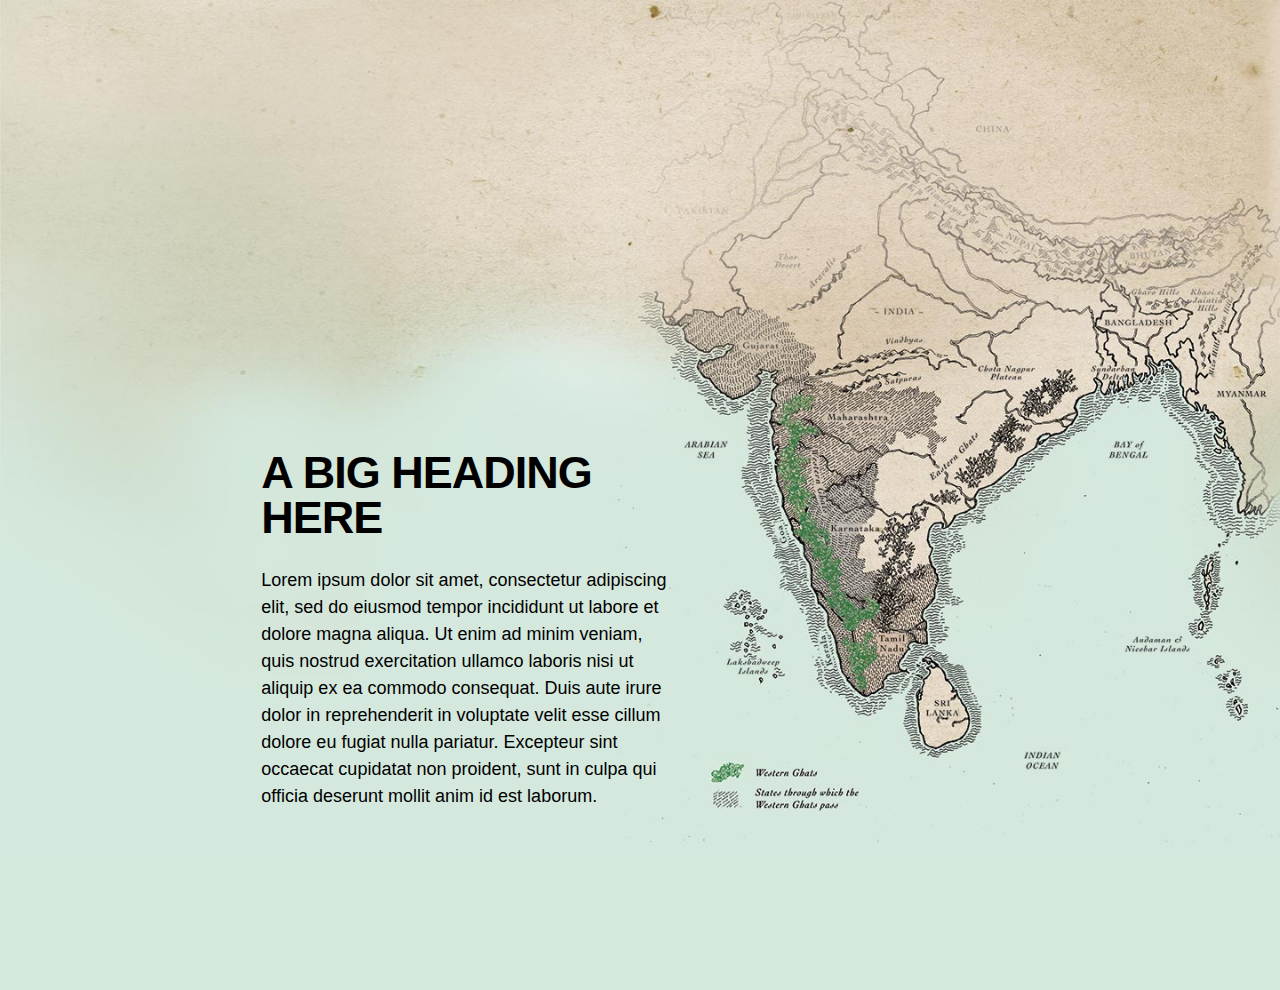
<file: hero-test/01/index.html>
<!DOCTYPE html>
<html lang="en-US" prefix="og: http://ogp.me/ns#">
<head>
<meta charset="UTF-8">
<meta name="viewport" content="width=device-width, initial-scale=1">
<meta http-equiv="X-UA-Compatible" content="IE=edge" />
<meta name="description" content="Freelance designer based in Bangalore and Cochin, exploring different areas of visual communication to develop design solutions that creates meaningful experiences and brings wonderful stories to life." />
<title>Header Test</title>
<meta property="og:type" content="website" />
<meta property="og:title" content="Made by Akhil | Visual Designer" />
<meta property="og:description" content="Portfolio of a Visual Designer based in Bangalore and Cochin" />
<meta property="og:url" content="http://madebyakhil.com/" />
<meta property="og:site_name" content="Made by Akhil | Visual Designer" />
<meta property="og:image" content="http://madebyakhil.com/images/social.jpg" />
<meta property="og:image:width" content="2800" />
<meta property="og:image:height" content="1466" />
<meta property="og:image:alt" content="">
<meta name="twitter:card" content="summary">
<meta name="twitter:site" content="@akhilg">
<meta name="twitter:creator" content="@akhilg">
<link href="/favicon.ico?" type="image/x-icon" rel="icon" />
<link rel='stylesheet' href='style.css?ver=06032021' type='text/css' media='all' />
</head>

<body>
	<div class="wrapper">
		<div class="intro">
			<h1>A big heading here</h1>
			<p>Lorem ipsum dolor sit amet, consectetur adipiscing elit, sed do eiusmod tempor incididunt ut labore et dolore magna aliqua. Ut enim ad minim veniam, quis nostrud exercitation ullamco laboris nisi ut aliquip ex ea commodo consequat. Duis aute irure dolor in reprehenderit in voluptate velit esse cillum dolore eu fugiat nulla pariatur. Excepteur sint occaecat cupidatat non proident, sunt in culpa qui officia deserunt mollit anim id est laborum.</p>
		</div>
	</div>
</body>
</html>
</file>
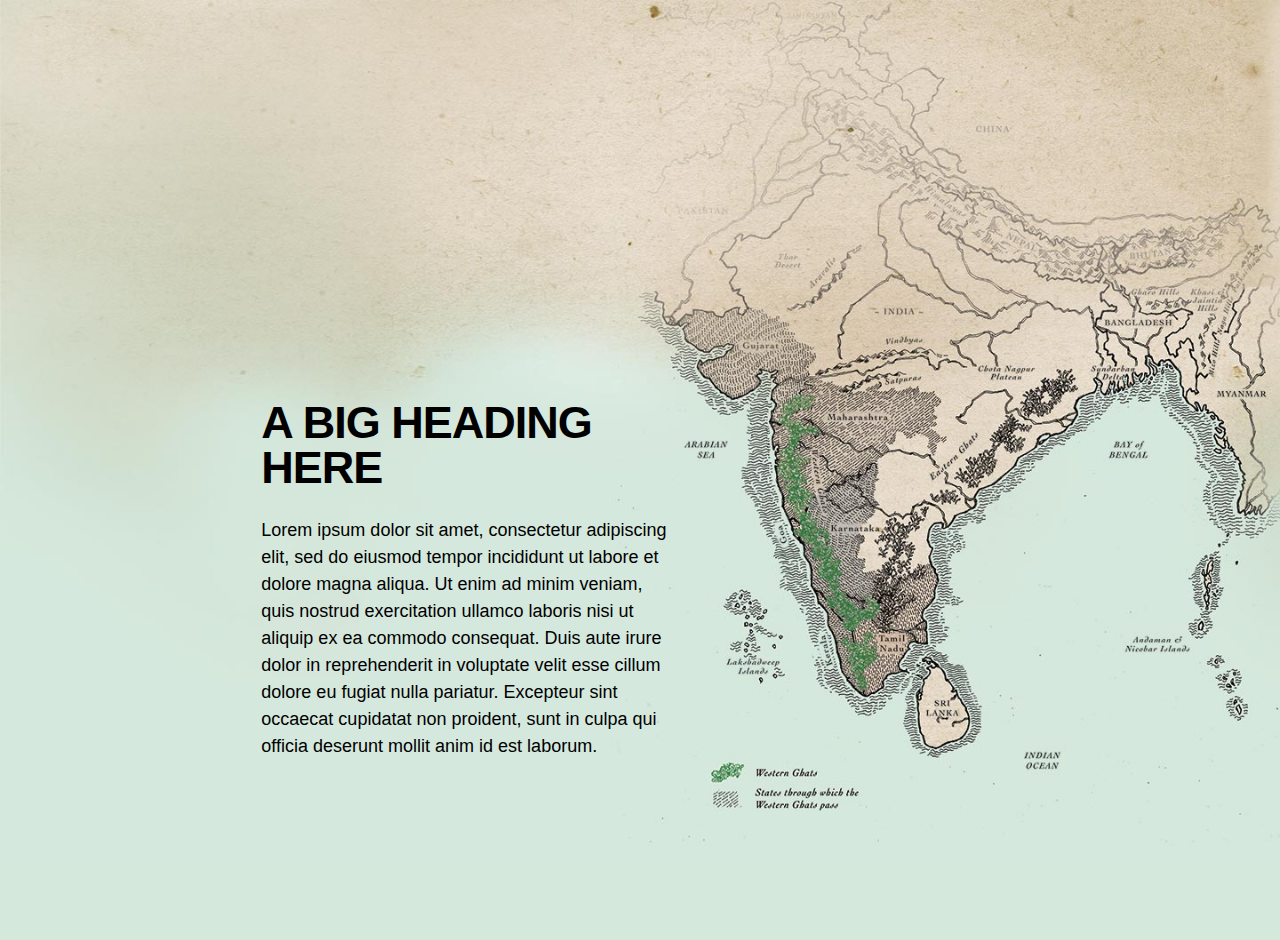
<file: hero-test/02/index.html>
<!DOCTYPE html>
<html lang="en-US" prefix="og: http://ogp.me/ns#">
<head>
<meta charset="UTF-8">
<meta name="viewport" content="width=device-width, initial-scale=1">
<meta http-equiv="X-UA-Compatible" content="IE=edge" />
<meta name="description" content="Freelance designer based in Bangalore and Cochin, exploring different areas of visual communication to develop design solutions that creates meaningful experiences and brings wonderful stories to life." />
<title>Header Test</title>
<meta property="og:type" content="website" />
<meta property="og:title" content="Made by Akhil | Visual Designer" />
<meta property="og:description" content="Portfolio of a Visual Designer based in Bangalore and Cochin" />
<meta property="og:url" content="http://madebyakhil.com/" />
<meta property="og:site_name" content="Made by Akhil | Visual Designer" />
<meta property="og:image" content="http://madebyakhil.com/images/social.jpg" />
<meta property="og:image:width" content="2800" />
<meta property="og:image:height" content="1466" />
<meta property="og:image:alt" content="">
<meta name="twitter:card" content="summary">
<meta name="twitter:site" content="@akhilg">
<meta name="twitter:creator" content="@akhilg">
<link href="/favicon.ico?" type="image/x-icon" rel="icon" />
<link rel='stylesheet' href='style.css?ver=06032021' type='text/css' media='all' />
</head>

<body>
	<div class="wrapper">
		<div class="intro">
			<h1>A big heading here</h1>
			<p>Lorem ipsum dolor sit amet, consectetur adipiscing elit, sed do eiusmod tempor incididunt ut labore et dolore magna aliqua. Ut enim ad minim veniam, quis nostrud exercitation ullamco laboris nisi ut aliquip ex ea commodo consequat. Duis aute irure dolor in reprehenderit in voluptate velit esse cillum dolore eu fugiat nulla pariatur. Excepteur sint occaecat cupidatat non proident, sunt in culpa qui officia deserunt mollit anim id est laborum.</p>
		</div>
	</div>
</body>
</html>
</file>
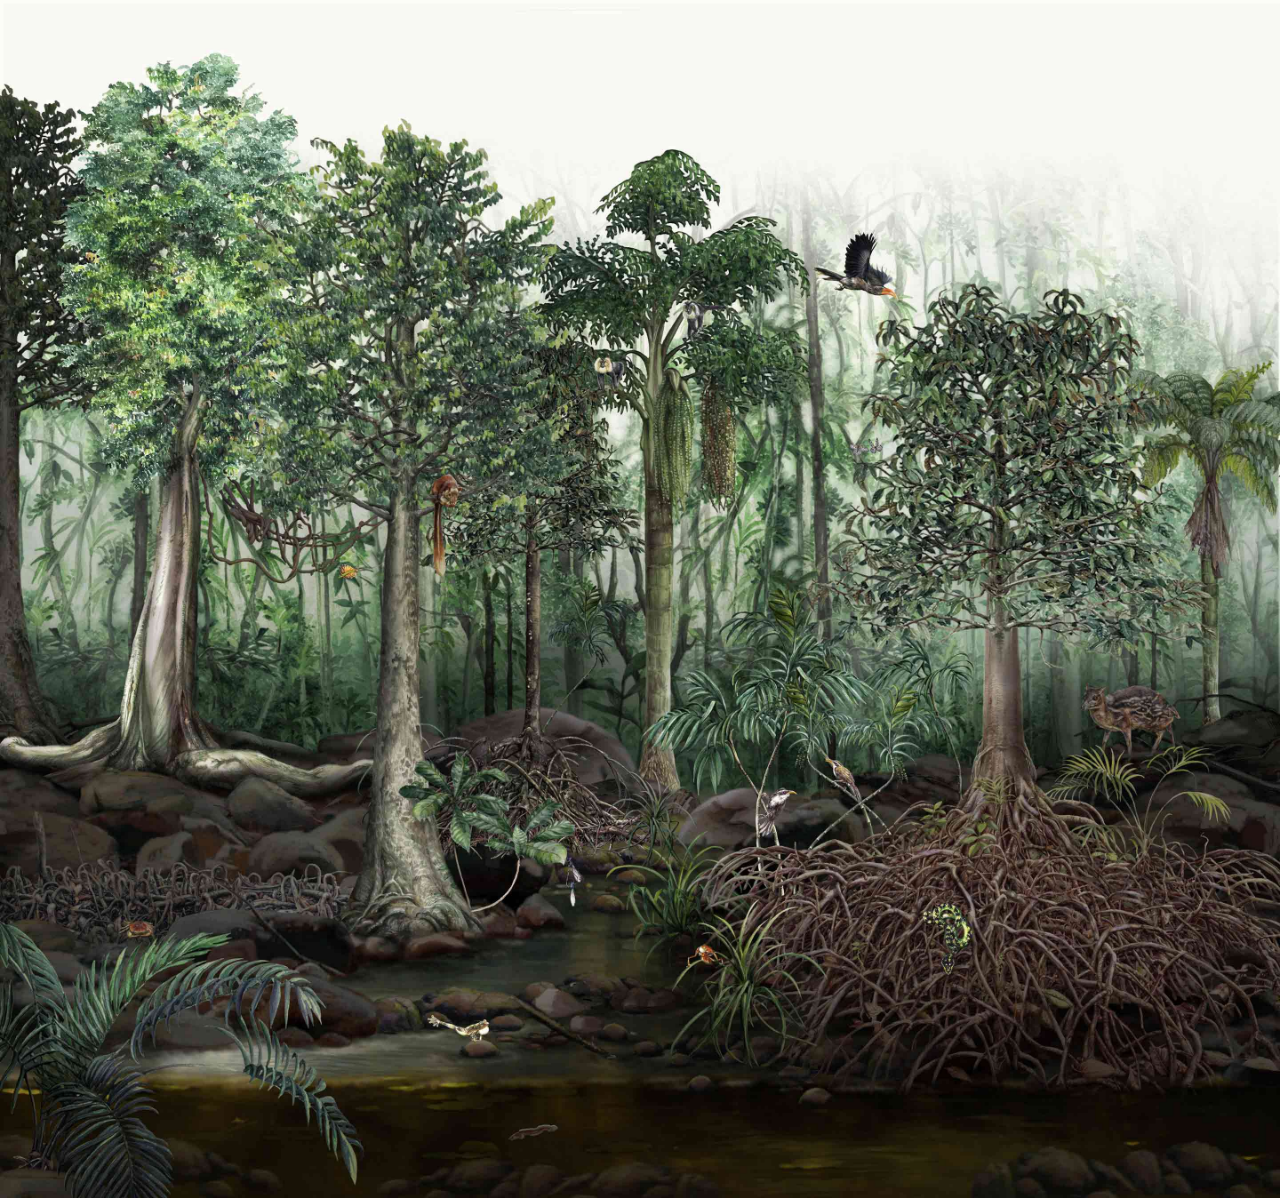
<file: zoom-test/01/index.html>
<!DOCTYPE html>
<html lang="en-US" prefix="og: http://ogp.me/ns#">
<head>
<meta charset="UTF-8">
<meta name="viewport" content="width=device-width, initial-scale=1">
<meta http-equiv="X-UA-Compatible" content="IE=edge" />
<meta name="description" content="Freelance designer based in Bangalore and Cochin, exploring different areas of visual communication to develop design solutions that creates meaningful experiences and brings wonderful stories to life." />
<title>Zoom Test 01</title>
<meta property="og:type" content="website" />
<meta property="og:title" content="Made by Akhil | Visual Designer" />
<meta property="og:description" content="Portfolio of a Visual Designer based in Bangalore and Cochin" />
<meta property="og:url" content="http://madebyakhil.com/" />
<meta property="og:site_name" content="Made by Akhil | Visual Designer" />
<meta property="og:image" content="http://madebyakhil.com/images/social.jpg" />
<meta property="og:image:width" content="2800" />
<meta property="og:image:height" content="1466" />
<meta property="og:image:alt" content="">
<meta name="twitter:card" content="summary">
<meta name="twitter:site" content="@akhilg">
<meta name="twitter:creator" content="@akhilg">
<link href="/favicon.ico?" type="image/x-icon" rel="icon" />
<link rel='stylesheet' href='style.css?ver=06032021' type='text/css' media='all' />
<script src="script.js" defer></script>
</head>

<body>
	<div class="infographic-container">
		<img src="infographic.jpg" alt="" class="infographic-image">
	</div>
</body>
</html>
</file>
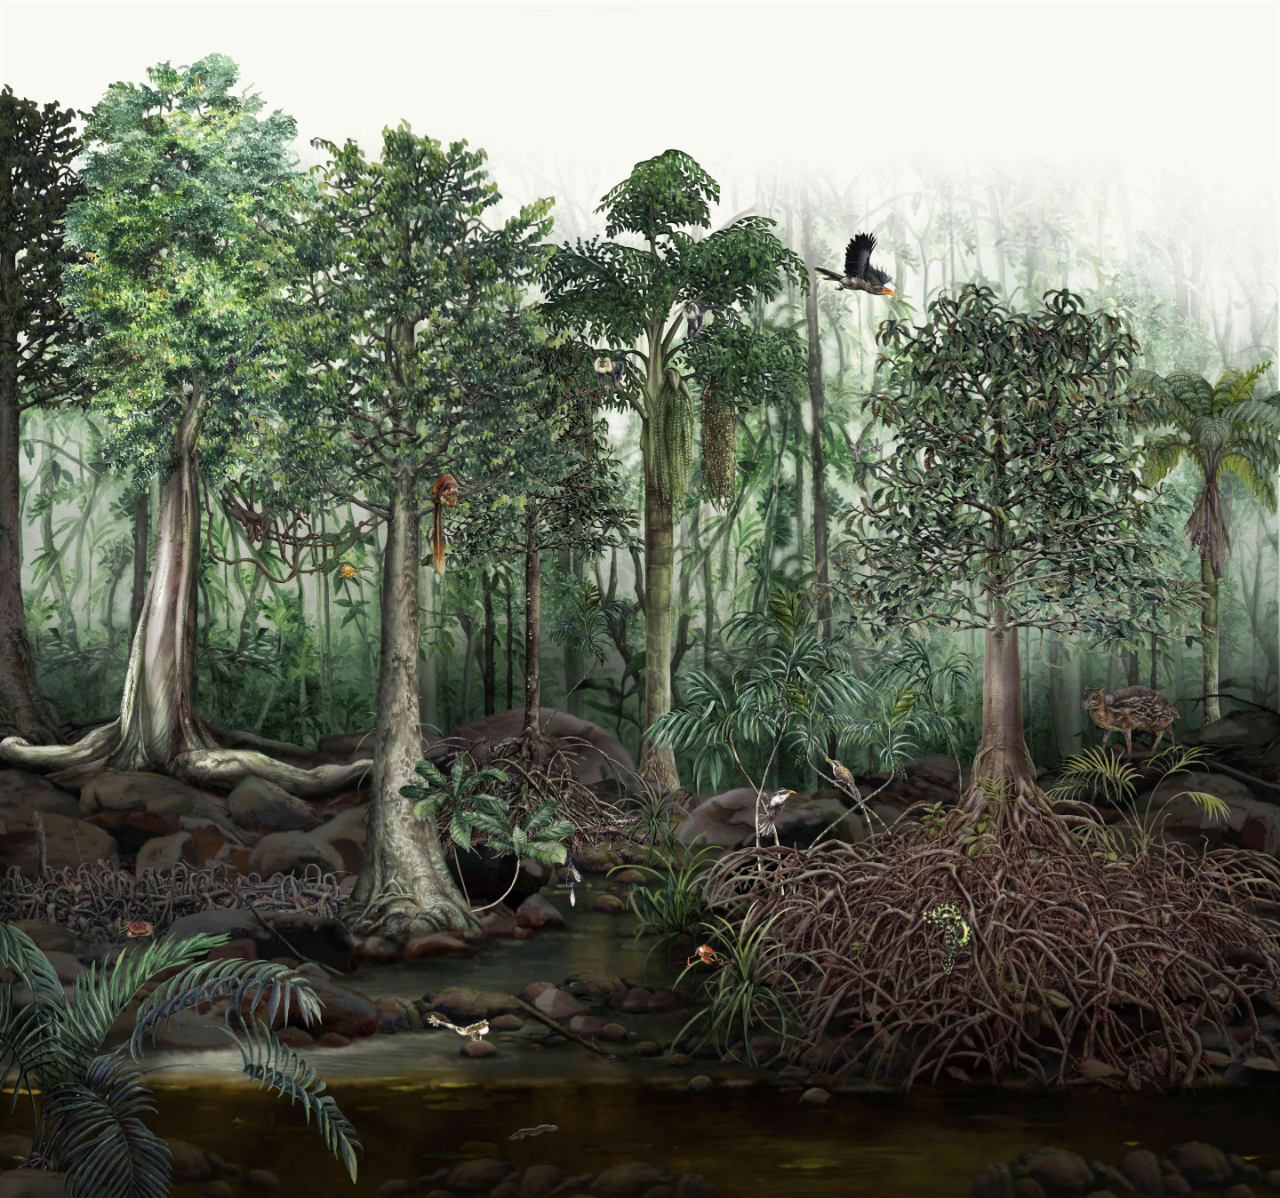
<file: zoom-test/02/index.html>
<!DOCTYPE html>
<html lang="en-US" prefix="og: http://ogp.me/ns#">
<head>
<meta charset="UTF-8">
<meta name="viewport" content="width=device-width, initial-scale=1">
<meta http-equiv="X-UA-Compatible" content="IE=edge" />
<meta name="description" content="Freelance designer based in Bangalore and Cochin, exploring different areas of visual communication to develop design solutions that creates meaningful experiences and brings wonderful stories to life." />
<title>Zoom Test 02</title>
<meta property="og:type" content="website" />
<meta property="og:title" content="Made by Akhil | Visual Designer" />
<meta property="og:description" content="Portfolio of a Visual Designer based in Bangalore and Cochin" />
<meta property="og:url" content="http://madebyakhil.com/" />
<meta property="og:site_name" content="Made by Akhil | Visual Designer" />
<meta property="og:image" content="http://madebyakhil.com/images/social.jpg" />
<meta property="og:image:width" content="2800" />
<meta property="og:image:height" content="1466" />
<meta property="og:image:alt" content="">
<meta name="twitter:card" content="summary">
<meta name="twitter:site" content="@akhilg">
<meta name="twitter:creator" content="@akhilg">
<link href="/favicon.ico?" type="image/x-icon" rel="icon" />
<link rel='stylesheet' href='style.css?ver=06032021' type='text/css' media='all' />
<script src="script.js" defer></script>
</head>

<body>
	<div class="infographic-container">
		<img src="infographic.jpg" alt="" class="infographic-image">
	</div>
</body>
</html>
</file>
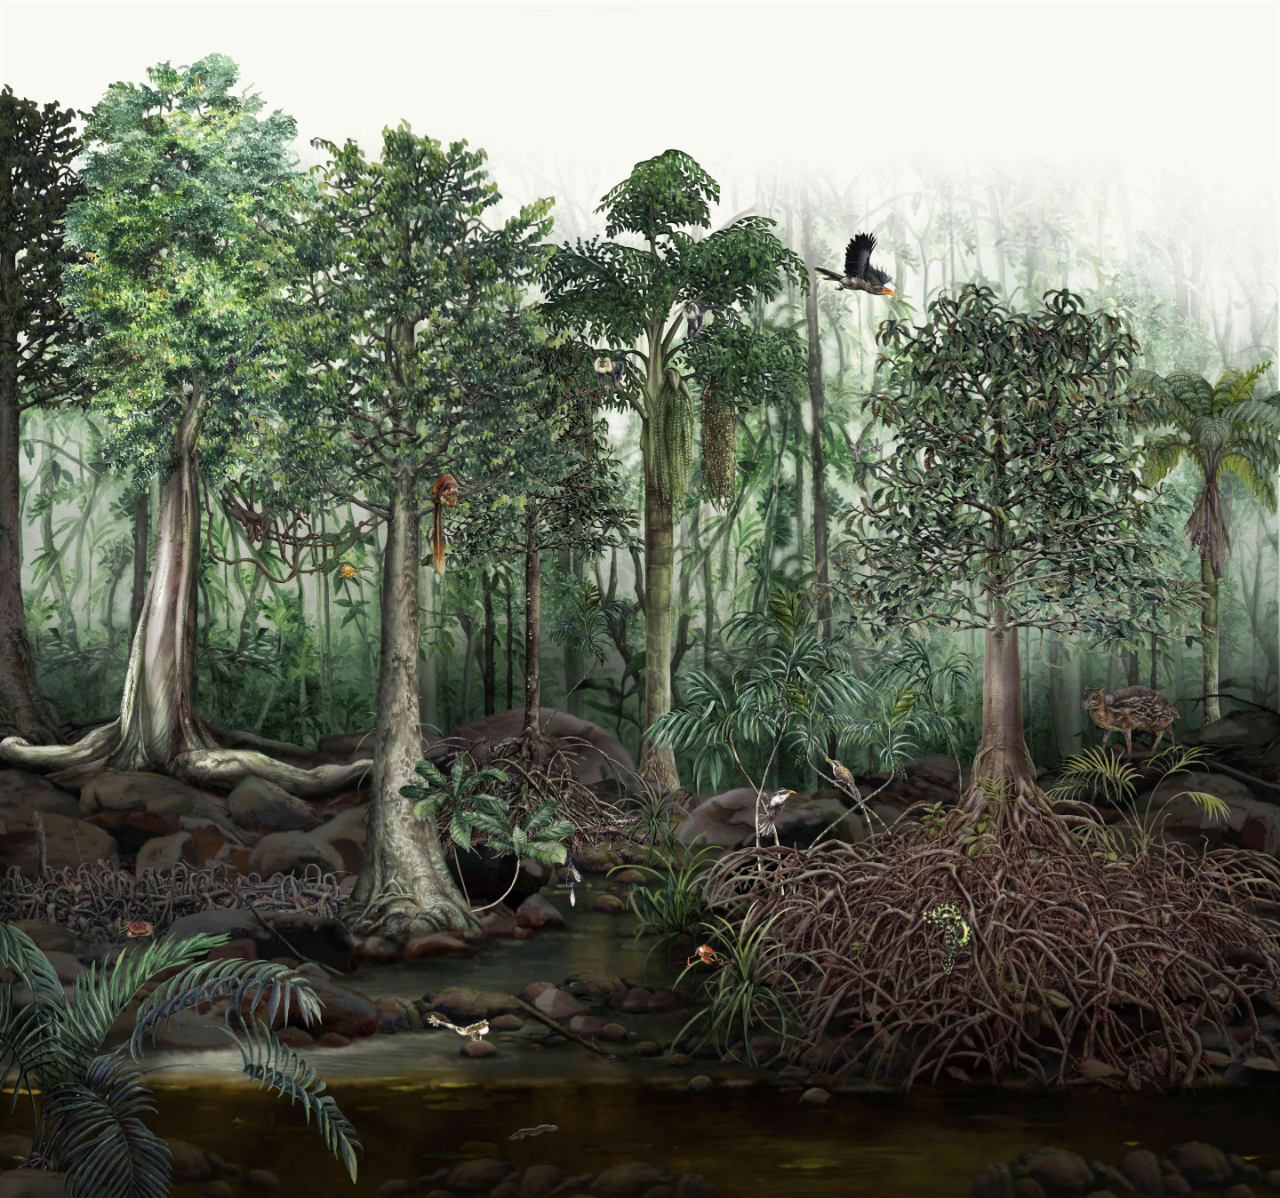
<file: zoom-test/03/index.html>
<!DOCTYPE html>
<html lang="en-US" prefix="og: http://ogp.me/ns#">
<head>
<meta charset="UTF-8">
<meta name="viewport" content="width=device-width, initial-scale=1">
<meta http-equiv="X-UA-Compatible" content="IE=edge" />
<meta name="description" content="Freelance designer based in Bangalore and Cochin, exploring different areas of visual communication to develop design solutions that creates meaningful experiences and brings wonderful stories to life." />
<title>Zoom Test 03</title>
<meta property="og:type" content="website" />
<meta property="og:title" content="Made by Akhil | Visual Designer" />
<meta property="og:description" content="Portfolio of a Visual Designer based in Bangalore and Cochin" />
<meta property="og:url" content="http://madebyakhil.com/" />
<meta property="og:site_name" content="Made by Akhil | Visual Designer" />
<meta property="og:image" content="http://madebyakhil.com/images/social.jpg" />
<meta property="og:image:width" content="2800" />
<meta property="og:image:height" content="1466" />
<meta property="og:image:alt" content="">
<meta name="twitter:card" content="summary">
<meta name="twitter:site" content="@akhilg">
<meta name="twitter:creator" content="@akhilg">
<link href="/favicon.ico?" type="image/x-icon" rel="icon" />
<link rel='stylesheet' href='style.css?ver=06032021' type='text/css' media='all' />
<script src="script.js" defer></script>
</head>

<body>
	<div class="infographic-container">
		<img src="infographic.jpg" alt="" class="infographic-image">
	</div>
</body>
</html>
</file>
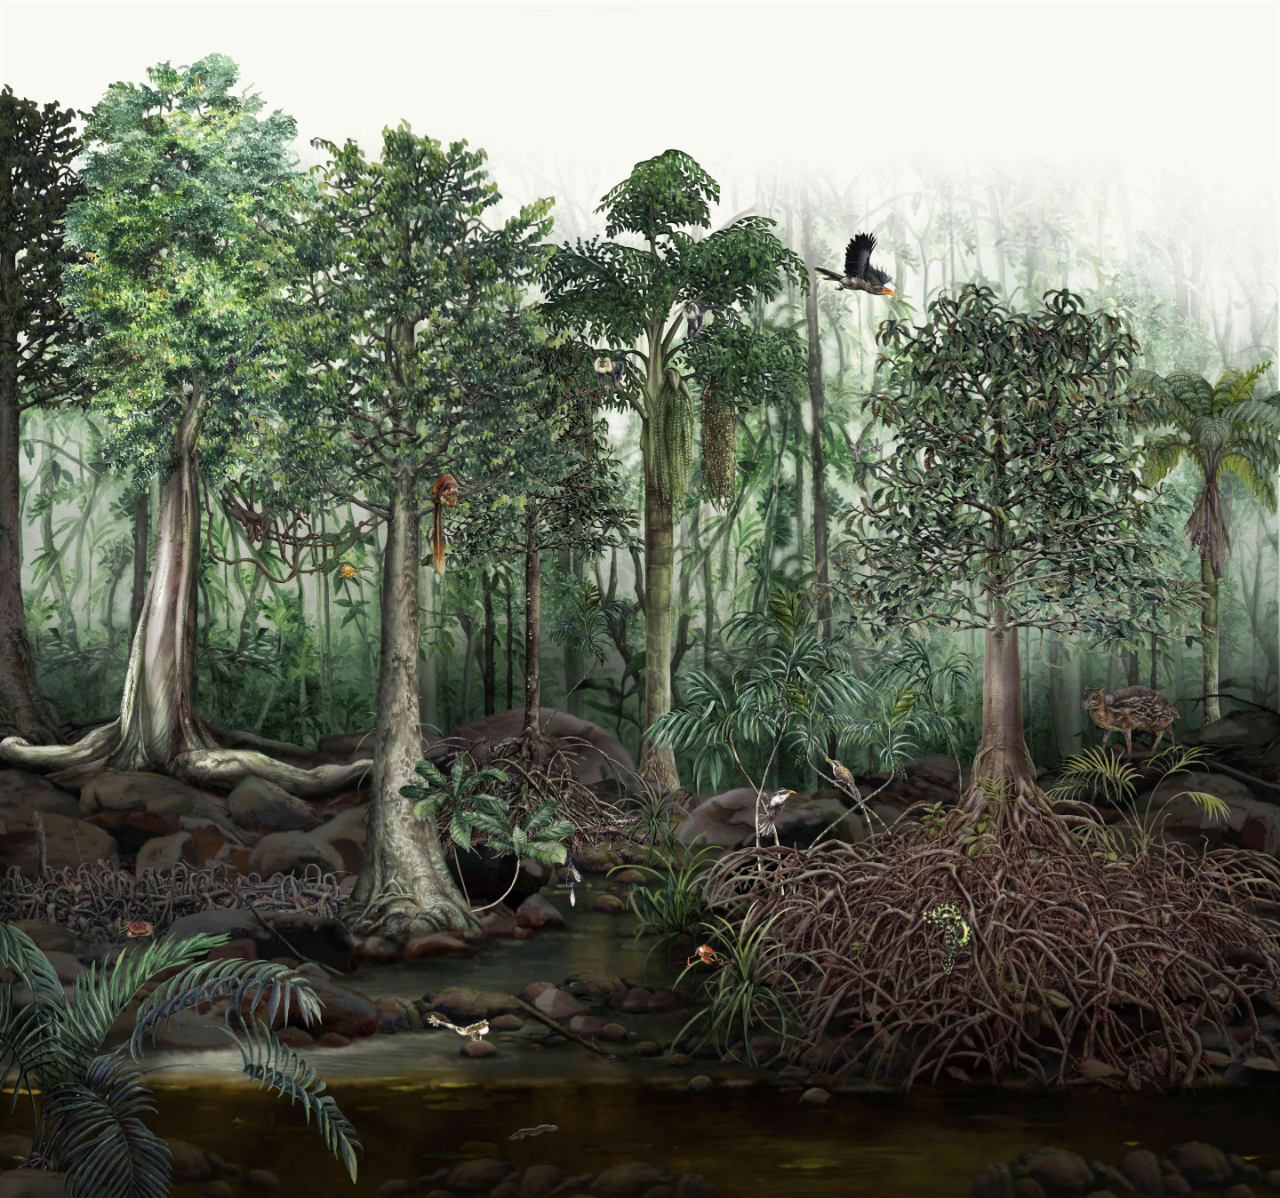
<file: zoom-test/04/index.html>
<!DOCTYPE html>
<html lang="en-US" prefix="og: http://ogp.me/ns#">
<head>
<meta charset="UTF-8">
<meta name="viewport" content="width=device-width, initial-scale=1">
<meta http-equiv="X-UA-Compatible" content="IE=edge" />
<meta name="description" content="Freelance designer based in Bangalore and Cochin, exploring different areas of visual communication to develop design solutions that creates meaningful experiences and brings wonderful stories to life." />
<title>Zoom Test 04</title>
<meta property="og:type" content="website" />
<meta property="og:title" content="Made by Akhil | Visual Designer" />
<meta property="og:description" content="Portfolio of a Visual Designer based in Bangalore and Cochin" />
<meta property="og:url" content="http://madebyakhil.com/" />
<meta property="og:site_name" content="Made by Akhil | Visual Designer" />
<meta property="og:image" content="http://madebyakhil.com/images/social.jpg" />
<meta property="og:image:width" content="2800" />
<meta property="og:image:height" content="1466" />
<meta property="og:image:alt" content="">
<meta name="twitter:card" content="summary">
<meta name="twitter:site" content="@akhilg">
<meta name="twitter:creator" content="@akhilg">
<link href="/favicon.ico?" type="image/x-icon" rel="icon" />
<link rel='stylesheet' href='style.css?ver=06032021' type='text/css' media='all' />
<script src="script.js" defer></script>
</head>

<body>
	<div class="infographic-container">
		<img src="infographic.jpg" alt="" class="infographic-image">
	</div>
</body>
</html>
</file>
<file: hero-test/01/style.css>
/*----------------- [Reset] ---------------------*/
/*-----------------------------------------------*/
html, body, div, span, object, iframe, h1, h2, h3, h4, h5, h6, p, blockquote, pre, a, abbr, acronym, address, big, cite, code, del, dfn, em, img, ins, kbd, q, samp, small, strike, strong, sub, sup, tt, var, dl, dt, dd, ol, ul, li, form, label, legend, table, caption, tbody, tfoot, thead, tr, th, td, header, section, footer, aside, nav, main, article, figure {
	margin: 0; padding: 0; border: 0; outline: 0; font-weight: inherit; font-style: inherit; font-size: 100%; font-family: inherit; vertical-align: baseline;
}
/* remember to define focus styles! */
:focus 														{ outline:0; }
body 														{ line-height:1; }
strong 														{ font-weight:bold; }
/* tables still need 'cellspacing="0"' in the markup */
table 														{ border-collapse: separate; border-spacing: 0; }
caption, th, td 											{ text-align: left; font-weight: normal; }
blockquote:before, blockquote:after, q:before, q:after 		{ content: ""; }
blockquote, q 												{ quotes: "" ""; }
header, section, footer, aside, nav, main, article, figure	{ display: block; } 

.clearfix:after												{ clear: both; content: " "; display: block; height: 0; visibility:hidden; }
.clearfix													{ display:inline-block; }
/* Hides from IE-mac \*/
* html .clearfix											{ height: 1%; }
.clearfix 													{ display: block; }

html, body {
	height:100%;
}
body {
	color:#000000;
}
.wrapper {
	min-height:100%;
	background:#d5e8dc url('bg-l.jpg') no-repeat 0 0/100%;
	padding:0 5%;
	max-width:1440px;
	margin:0 auto;
}
.intro {
	width:100%;
	max-width:408px;
	padding:450px 0 180px;
	margin:0 auto;
}
h1 {
	font:bold 45px/100% Arial, sans-serif;
	text-transform:uppercase;
	letter-spacing:-1px;
	margin-bottom:27px;
}
p {
	font:normal 18px/27px Arial, sans-serif;
}



@media only screen and (-webkit-min-device-pixel-ratio: 1.5), only screen and (min-resolution: 144dpi) { 
	
}

@media only screen and (min-width:381px) {
	
}


@media only screen and (min-width:481px) {		
}

@media only screen and (min-width:521px) {		
	
}
@media only screen and (min-width:521px) and (-webkit-min-device-pixel-ratio: 1.5), only screen and (min-width:521px) and (min-resolution: 144dpi) {	
	
}
@media only screen and (min-width:641px) {
	.intro {
		margin:0;
	}
	
}
@media only screen and (min-width:641px) and (-webkit-min-device-pixel-ratio: 1.5), only screen and (min-width:641px) and (min-resolution: 144dpi) {	
	

}
@media only screen and (max-width:640px), only screen and (orientation:portrait) {

}
@media only screen and (min-width:741px) {
	
}
@media only screen and (min-width:801px) {
	
}
@media only screen and (min-width:801px) and (-webkit-min-device-pixel-ratio: 1.5), only screen and (min-width:801px) and (min-resolution: 144dpi) {
	
}
@media only screen and (min-width:901px) {
	
}

@media only screen and (min-width:1025px) {
	.intro {
		margin-left:17.13%;
	}
	
}
@media only screen and (min-width:1025px) and (orientation:landscape) {

}
@media only screen and (min-width:1025px) and (-webkit-min-device-pixel-ratio: 1.5), only screen and (min-width:1025px) and (min-resolution: 144dpi) {
	
}
@media only screen and (min-width:1281px) {

}
</file>
<file: hero-test/02/style.css>
/*----------------- [Reset] ---------------------*/
/*-----------------------------------------------*/
html, body, div, span, object, iframe, h1, h2, h3, h4, h5, h6, p, blockquote, pre, a, abbr, acronym, address, big, cite, code, del, dfn, em, img, ins, kbd, q, samp, small, strike, strong, sub, sup, tt, var, dl, dt, dd, ol, ul, li, form, label, legend, table, caption, tbody, tfoot, thead, tr, th, td, header, section, footer, aside, nav, main, article, figure {
	margin: 0; padding: 0; border: 0; outline: 0; font-weight: inherit; font-style: inherit; font-size: 100%; font-family: inherit; vertical-align: baseline;
}
/* remember to define focus styles! */
:focus 														{ outline:0; }
body 														{ line-height:1; }
strong 														{ font-weight:bold; }
/* tables still need 'cellspacing="0"' in the markup */
table 														{ border-collapse: separate; border-spacing: 0; }
caption, th, td 											{ text-align: left; font-weight: normal; }
blockquote:before, blockquote:after, q:before, q:after 		{ content: ""; }
blockquote, q 												{ quotes: "" ""; }
header, section, footer, aside, nav, main, article, figure	{ display: block; } 

.clearfix:after												{ clear: both; content: " "; display: block; height: 0; visibility:hidden; }
.clearfix													{ display:inline-block; }
/* Hides from IE-mac \*/
* html .clearfix											{ height: 1%; }
.clearfix 													{ display: block; }

html, body {
	height:100%;
}
body {
	color:#000000;
}
.wrapper {
	min-height:100%;
	background:#d5e8dc url('bg-l.jpg') no-repeat 100% 0/200%;
	padding:0 5%;
	max-width:1440px;
	margin:0 auto;
}
.intro {
	width:100%;
	max-width:408px;
	padding:156.25% 0 180px;
	margin:0 auto;
}
h1 {
	font:bold 45px/100% Arial, sans-serif;
	text-transform:uppercase;
	letter-spacing:-1px;
	margin-bottom:27px;
}
p {
	font:normal 18px/27px Arial, sans-serif;
}



@media only screen and (-webkit-min-device-pixel-ratio: 1.5), only screen and (min-resolution: 144dpi) { 
	
}

@media only screen and (min-width:381px) {
	
}


@media only screen and (min-width:481px) {		
}

@media only screen and (min-width:521px) {		
	
}
@media only screen and (min-width:521px) and (-webkit-min-device-pixel-ratio: 1.5), only screen and (min-width:521px) and (min-resolution: 144dpi) {	
	
}
@media only screen and (min-width:641px) {
	.wrapper {
		background-size:150%;
	}
	.intro {
		padding-top:115%;
	}
	
}
@media only screen and (min-width:641px) and (-webkit-min-device-pixel-ratio: 1.5), only screen and (min-width:641px) and (min-resolution: 144dpi) {	
	

}
@media only screen and (max-width:640px), only screen and (orientation:portrait) {

}
@media only screen and (min-width:741px) {
	
}
@media only screen and (min-width:801px) {
	.wrapper {
		/*background:#d5e8dc url('bg-m.jpg') no-repeat 0 0/100%;*/
		/*background-image:url('bg-l.jpg');*/
		background-size:100%;
	}
	.intro {
		margin:0;
		padding-top:34.722%;
}
	
}
@media only screen and (min-width:801px) and (-webkit-min-device-pixel-ratio: 1.5), only screen and (min-width:801px) and (min-resolution: 144dpi) {
	
}
@media only screen and (min-width:901px) {
	
}

@media only screen and (min-width:1025px) {
	.intro {
		margin-left:17.13%;
	}
	
}
@media only screen and (min-width:1025px) and (orientation:landscape) {

}
@media only screen and (min-width:1025px) and (-webkit-min-device-pixel-ratio: 1.5), only screen and (min-width:1025px) and (min-resolution: 144dpi) {
	
}
@media only screen and (min-width:1281px) {

}
</file>
<file: zoom-test/01/style.css>
/*----------------- [Reset] ---------------------*/
/*-----------------------------------------------*/
html, body, div, span, object, iframe, h1, h2, h3, h4, h5, h6, p, blockquote, pre, a, abbr, acronym, address, big, cite, code, del, dfn, em, img, ins, kbd, q, samp, small, strike, strong, sub, sup, tt, var, dl, dt, dd, ol, ul, li, form, label, legend, table, caption, tbody, tfoot, thead, tr, th, td, header, section, footer, aside, nav, main, article, figure {
	margin: 0; padding: 0; border: 0; outline: 0; font-weight: inherit; font-style: inherit; font-size: 100%; font-family: inherit; vertical-align: baseline;
}
/* remember to define focus styles! */
:focus 														{ outline:0; }
body 														{ line-height:1; }
strong 														{ font-weight:bold; }
/* tables still need 'cellspacing="0"' in the markup */
table 														{ border-collapse: separate; border-spacing: 0; }
caption, th, td 											{ text-align: left; font-weight: normal; }
blockquote:before, blockquote:after, q:before, q:after 		{ content: ""; }
blockquote, q 												{ quotes: "" ""; }
header, section, footer, aside, nav, main, article, figure	{ display: block; } 

.clearfix:after												{ clear: both; content: " "; display: block; height: 0; visibility:hidden; }
.clearfix													{ display:inline-block; }
/* Hides from IE-mac \*/
* html .clearfix											{ height: 1%; }
.clearfix 													{ display: block; }

html, body {
	height:100%;
}
body {
	color:#000000;
}
.infographic-container {
	max-width:1440px;
	margin:0 auto;
	overflow:hidden;
}
.infographic-image {
	width:100%;
	height:auto;
	--x:50%;
	--y:50%;
	display:block;
	cursor:zoom-in;
	transform:scale(1.0);
	transition:transform 0.35s cubic-bezier(0.45, 0.2, 0.55, 0.75);
	transform-origin:var(--x) var(--y);
}
.infographic-image.zoom {
	transform:scale(2.0);
	cursor:zoom-out;
}
</file>
<file: zoom-test/02/style.css>
/*----------------- [Reset] ---------------------*/
/*-----------------------------------------------*/
html, body, div, span, object, iframe, h1, h2, h3, h4, h5, h6, p, blockquote, pre, a, abbr, acronym, address, big, cite, code, del, dfn, em, img, ins, kbd, q, samp, small, strike, strong, sub, sup, tt, var, dl, dt, dd, ol, ul, li, form, label, legend, table, caption, tbody, tfoot, thead, tr, th, td, header, section, footer, aside, nav, main, article, figure {
	margin: 0; padding: 0; border: 0; outline: 0; font-weight: inherit; font-style: inherit; font-size: 100%; font-family: inherit; vertical-align: baseline;
}
/* remember to define focus styles! */
:focus 														{ outline:0; }
body 														{ line-height:1; }
strong 														{ font-weight:bold; }
/* tables still need 'cellspacing="0"' in the markup */
table 														{ border-collapse: separate; border-spacing: 0; }
caption, th, td 											{ text-align: left; font-weight: normal; }
blockquote:before, blockquote:after, q:before, q:after 		{ content: ""; }
blockquote, q 												{ quotes: "" ""; }
header, section, footer, aside, nav, main, article, figure	{ display: block; } 

.clearfix:after												{ clear: both; content: " "; display: block; height: 0; visibility:hidden; }
.clearfix													{ display:inline-block; }
/* Hides from IE-mac \*/
* html .clearfix											{ height: 1%; }
.clearfix 													{ display: block; }

html, body {
	height:100%;
}
body {
	color:#000000;
}
.infographic-container {
	max-width:1440px;
	margin:0 auto;
	overflow:hidden;
}
.infographic-image {
	width:100%;
	height:auto;
	--x:50%;
	--y:50%;
	display:block;
	cursor:zoom-in;
	transform:scale(1.0);
	transition:transform 0.35s cubic-bezier(0.45, 0.2, 0.55, 0.75);
	transform-origin:var(--x) var(--y);
}
.infographic-image.zoom {
	transform:scale(2.0);
	cursor:zoom-out;
}
</file>
<file: zoom-test/03/style.css>
/*----------------- [Reset] ---------------------*/
/*-----------------------------------------------*/
html, body, div, span, object, iframe, h1, h2, h3, h4, h5, h6, p, blockquote, pre, a, abbr, acronym, address, big, cite, code, del, dfn, em, img, ins, kbd, q, samp, small, strike, strong, sub, sup, tt, var, dl, dt, dd, ol, ul, li, form, label, legend, table, caption, tbody, tfoot, thead, tr, th, td, header, section, footer, aside, nav, main, article, figure {
	margin: 0; padding: 0; border: 0; outline: 0; font-weight: inherit; font-style: inherit; font-size: 100%; font-family: inherit; vertical-align: baseline;
}
/* remember to define focus styles! */
:focus 														{ outline:0; }
body 														{ line-height:1; }
strong 														{ font-weight:bold; }
/* tables still need 'cellspacing="0"' in the markup */
table 														{ border-collapse: separate; border-spacing: 0; }
caption, th, td 											{ text-align: left; font-weight: normal; }
blockquote:before, blockquote:after, q:before, q:after 		{ content: ""; }
blockquote, q 												{ quotes: "" ""; }
header, section, footer, aside, nav, main, article, figure	{ display: block; } 

.clearfix:after												{ clear: both; content: " "; display: block; height: 0; visibility:hidden; }
.clearfix													{ display:inline-block; }
/* Hides from IE-mac \*/
* html .clearfix											{ height: 1%; }
.clearfix 													{ display: block; }

html, body {
	height:100%;
}
body {
	color:#000000;
}
.infographic-container {
	max-width:1440px;
	margin:0 auto;
	overflow:hidden;
}
.infographic-image {
	width:100%;
	height:auto;
	--x:50%;
	--y:50%;
	display:block;
	cursor:zoom-in;
	transform:scale(1.0);
	transition:transform 0.35s cubic-bezier(0.45, 0.2, 0.55, 0.75);
	transform-origin:var(--x) var(--y);
}
.infographic-image.zoom {
	transform:scale(4.0);
	cursor:zoom-out;
}
</file>
<file: zoom-test/04/style.css>
/*----------------- [Reset] ---------------------*/
/*-----------------------------------------------*/
html, body, div, span, object, iframe, h1, h2, h3, h4, h5, h6, p, blockquote, pre, a, abbr, acronym, address, big, cite, code, del, dfn, em, img, ins, kbd, q, samp, small, strike, strong, sub, sup, tt, var, dl, dt, dd, ol, ul, li, form, label, legend, table, caption, tbody, tfoot, thead, tr, th, td, header, section, footer, aside, nav, main, article, figure {
	margin: 0; padding: 0; border: 0; outline: 0; font-weight: inherit; font-style: inherit; font-size: 100%; font-family: inherit; vertical-align: baseline;
}
/* remember to define focus styles! */
:focus 														{ outline:0; }
body 														{ line-height:1; }
strong 														{ font-weight:bold; }
/* tables still need 'cellspacing="0"' in the markup */
table 														{ border-collapse: separate; border-spacing: 0; }
caption, th, td 											{ text-align: left; font-weight: normal; }
blockquote:before, blockquote:after, q:before, q:after 		{ content: ""; }
blockquote, q 												{ quotes: "" ""; }
header, section, footer, aside, nav, main, article, figure	{ display: block; } 

.clearfix:after												{ clear: both; content: " "; display: block; height: 0; visibility:hidden; }
.clearfix													{ display:inline-block; }
/* Hides from IE-mac \*/
* html .clearfix											{ height: 1%; }
.clearfix 													{ display: block; }

html, body {
	height:100%;
}
body {
	color:#000000;
}
.infographic-container {
	max-width:1440px;
	margin:0 auto;
	/*overflow:scroll;*/
	overflow:hidden;
}
.infographic-image {
	width:100%;
	height:auto;
	--x:50%;
	--y:50%;
	--hovx:0;
	--hovy:0;
	display:block;
	cursor:zoom-in;
	transform:scale(1.0) translate(var(--hovx), var(--hovy));
	transition:transform 0.35s cubic-bezier(0.45, 0.2, 0.55, 0.75);
	transform-origin:var(--x) var(--y);
}
.infographic-image.zoom {
	transform:scale(2.0) translate(var(--hovx), var(--hovy));
	cursor:zoom-out;
}
</file>
